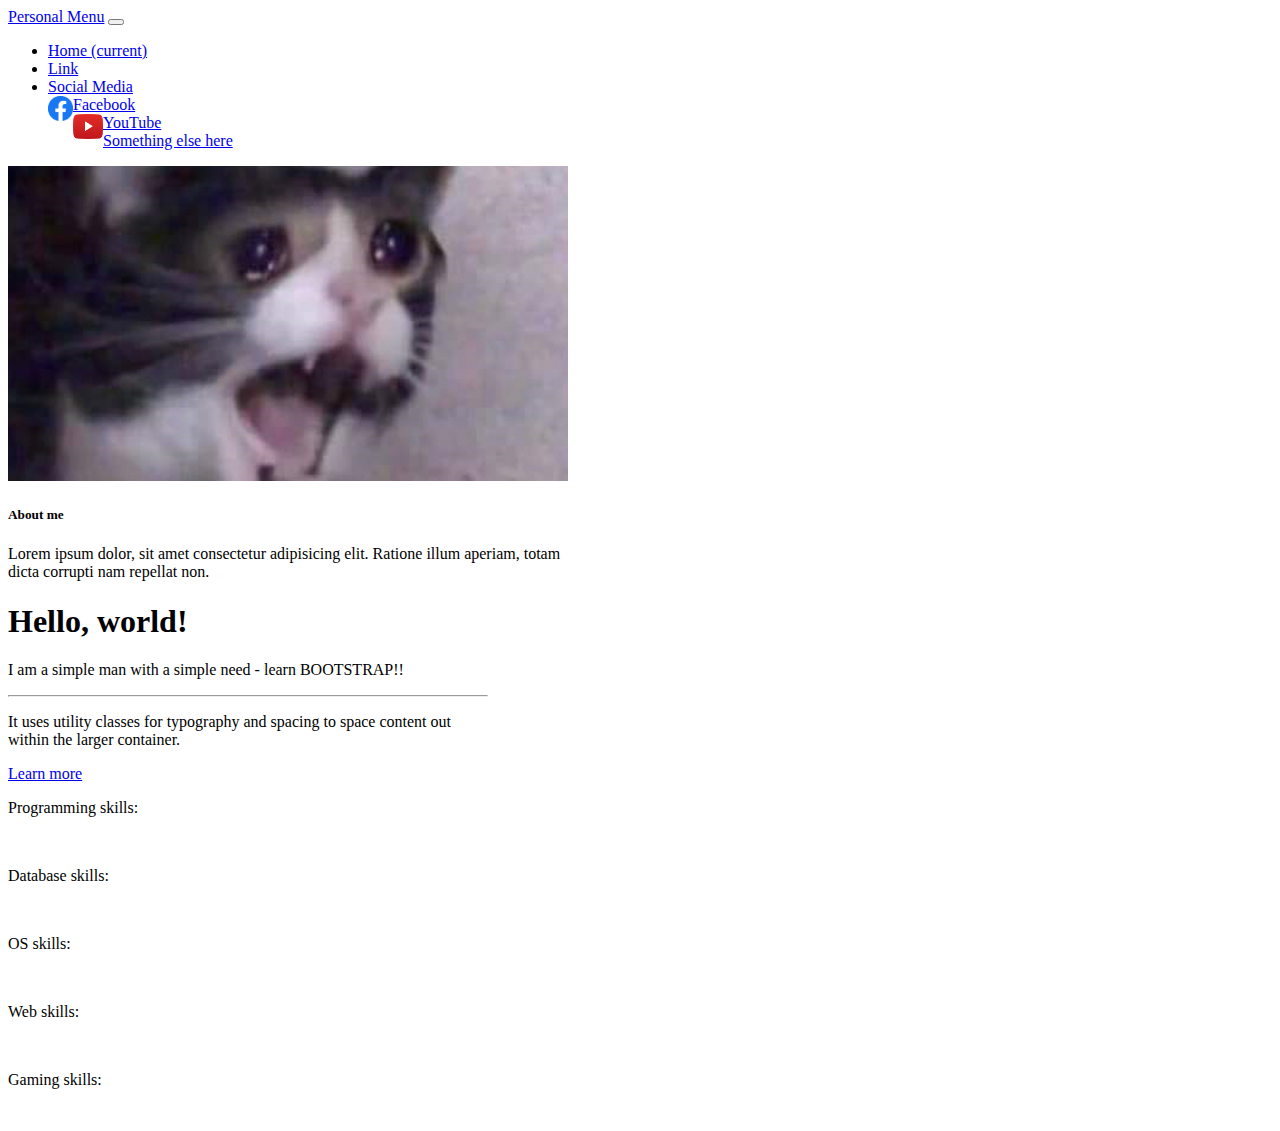
<file: Responsive,LoginForms,HeaderFooter/BootStrap/index.html>
<!DOCTYPE html>
<html lang="en">

<head>
    <meta charset="UTF-8">
    <meta name="viewport" content="width=device-width, initial-scale=1.0">
    <meta http-equiv="X-UA-Compatible" content="ie=edge">
    <link rel="stylesheet" href="./css.css">
    <link rel="stylesheet" href="https://stackpath.bootstrapcdn.com/bootstrap/4.4.0/css/bootstrap.min.css"
        integrity="sha384-SI27wrMjH3ZZ89r4o+fGIJtnzkAnFs3E4qz9DIYioCQ5l9Rd/7UAa8DHcaL8jkWt" crossorigin="anonymous">
    <title>index</title>
</head>

<body>
    <nav class="navbar navbar-expand-lg navbar-light bg-light">
        <a class="navbar-brand" href="#">Personal Menu</a>
        <button class="navbar-toggler" type="button" data-toggle="collapse" data-target="#navbarSupportedContent"
            aria-controls="navbarSupportedContent" aria-expanded="false" aria-label="Toggle navigation">
            <span class="navbar-toggler-icon"></span>
        </button>

        <div class="collapse navbar-collapse" id="navbarSupportedContent">
            <ul class="navbar-nav mr-auto">
                <li class="nav-item active">
                    <a class="nav-link" href="#">Home <span class="sr-only">(current)</span></a>
                </li>
                <li class="nav-item">
                    <a class="nav-link" href="#">Link</a>
                </li>
                <li class="nav-item dropdown">
                    <a class="nav-link dropdown-toggle" href="#" id="navbarDropdown" role="button"
                        data-toggle="dropdown" aria-haspopup="true" aria-expanded="false">
                        Social Media
                    </a>
                    <div class="dropdown-menu" aria-labelledby="navbarDropdown">
                        <a class="dropdown-item" href="https://www.facebook.bg">
                            <div><img class="facebook-image" src="./img/FacebookLogo.png"
                                    alt="Facebook logo not found!"></div>Facebook
                        </a>
                        <a class="dropdown-item" href="https://www.youtube.bg">
                            <div><img class="youtube-image" src="./img/youtubeLogo.png" alt="Youtube logo not found!">
                            </div>YouTube
                        </a>
                        <div class="dropdown-divider"></div>
                        <a class="dropdown-item" href="#">Something else here</a>
                    </div>
                </li>
            </ul>
        </div>
    </nav>
    <div class="container">
        <div class="row mt-3 col-md-12">
            <div class="col-xl-6 col-md-12">
                <div class="card mt-y " style="width: 35rem;">
                    <img src="./img/cat.jpg" class="image-cat" alt="Cat image not found!">
                    <div class="card-body">
                        <h5 class="card-title">About me</h5>
                        <p class="card-text">Lorem ipsum dolor, sit amet consectetur adipisicing elit. Ratione illum
                            aperiam, totam dicta corrupti nam repellat non.</p>
                    </div>
                </div>
            </div>
            <div class="col-xl-6 col-md-12">
                <div class="jumbotron ml-5" style="width: 30rem;">
                    <h1 class="display-4">Hello, world!</h1>
                    <p class="lead">I am a simple man with a simple need - learn BOOTSTRAP!!</p>
                    <hr class="my-4">
                    <p>It uses utility classes for typography and spacing to space content out within the larger
                        container.</p>
                    <a class="btn btn-primary btn-lg" href="#" role="button">Learn more</a>
                </div>
            </div>
        </div>
        <div class="row">
            <div class="col-12">
                <p>Programming skills:</p>
                <div class="progress">
                    <div class="progress-bar" role="progressbar" aria-valuenow="0" aria-valuemin="0"
                        aria-valuemax="100">
                    </div>
                </div>
            </div><br />
            <div class="col-12">
                <p>Database skills:</p>
                <div class="progress">
                    <div class="progress-bar mt-0" role="progressbar" style="width: 25%" aria-valuenow="25"
                        aria-valuemin="0" aria-valuemax="100"></div>
                </div>
            </div><br />
            <div class="col-12">
                <p>OS skills:</p>
                <div class="progress">
                    <div class="progress-bar" role="progressbar" style="width: 50%" aria-valuenow="50" aria-valuemin="0"
                        aria-valuemax="100"></div>
                </div>
            </div><br />
            <div class="col-12">
                <p>Web skills:</p>
                <div class="progress">
                    <div class="progress-bar" role="progressbar" style="width: 75%" aria-valuenow="75" aria-valuemin="0"
                        aria-valuemax="100"></div>
                </div>
            </div><br />
            <div class="col-12">
                <p>Gaming skills:</p>
                <div class="progress">
                    <div class="progress-bar" role="progressbar" style="width: 100%" aria-valuenow="100"
                        aria-valuemin="0" aria-valuemax="100"></div>
                </div>
            </div><br />
        </div>
        <script src="https://code.jquery.com/jquery-3.4.1.slim.min.js"
            integrity="sha384-J6qa4849blE2+poT4WnyKhv5vZF5SrPo0iEjwBvKU7imGFAV0wwj1yYfoRSJoZ+n"
            crossorigin="anonymous"></script>
        <script src="https://cdn.jsdelivr.net/npm/popper.js@1.16.0/dist/umd/popper.min.js"
            integrity="sha384-Q6E9RHvbIyZFJoft+2mJbHaEWldlvI9IOYy5n3zV9zzTtmI3UksdQRVvoxMfooAo"
            crossorigin="anonymous"></script>
        <script src="https://stackpath.bootstrapcdn.com/bootstrap/4.4.0/js/bootstrap.min.js"
            integrity="sha384-3qaqj0lc6sV/qpzrc1N5DC6i1VRn/HyX4qdPaiEFbn54VjQBEU341pvjz7Dv3n6P"
            crossorigin="anonymous"></script>
</body>

</html>
</file>
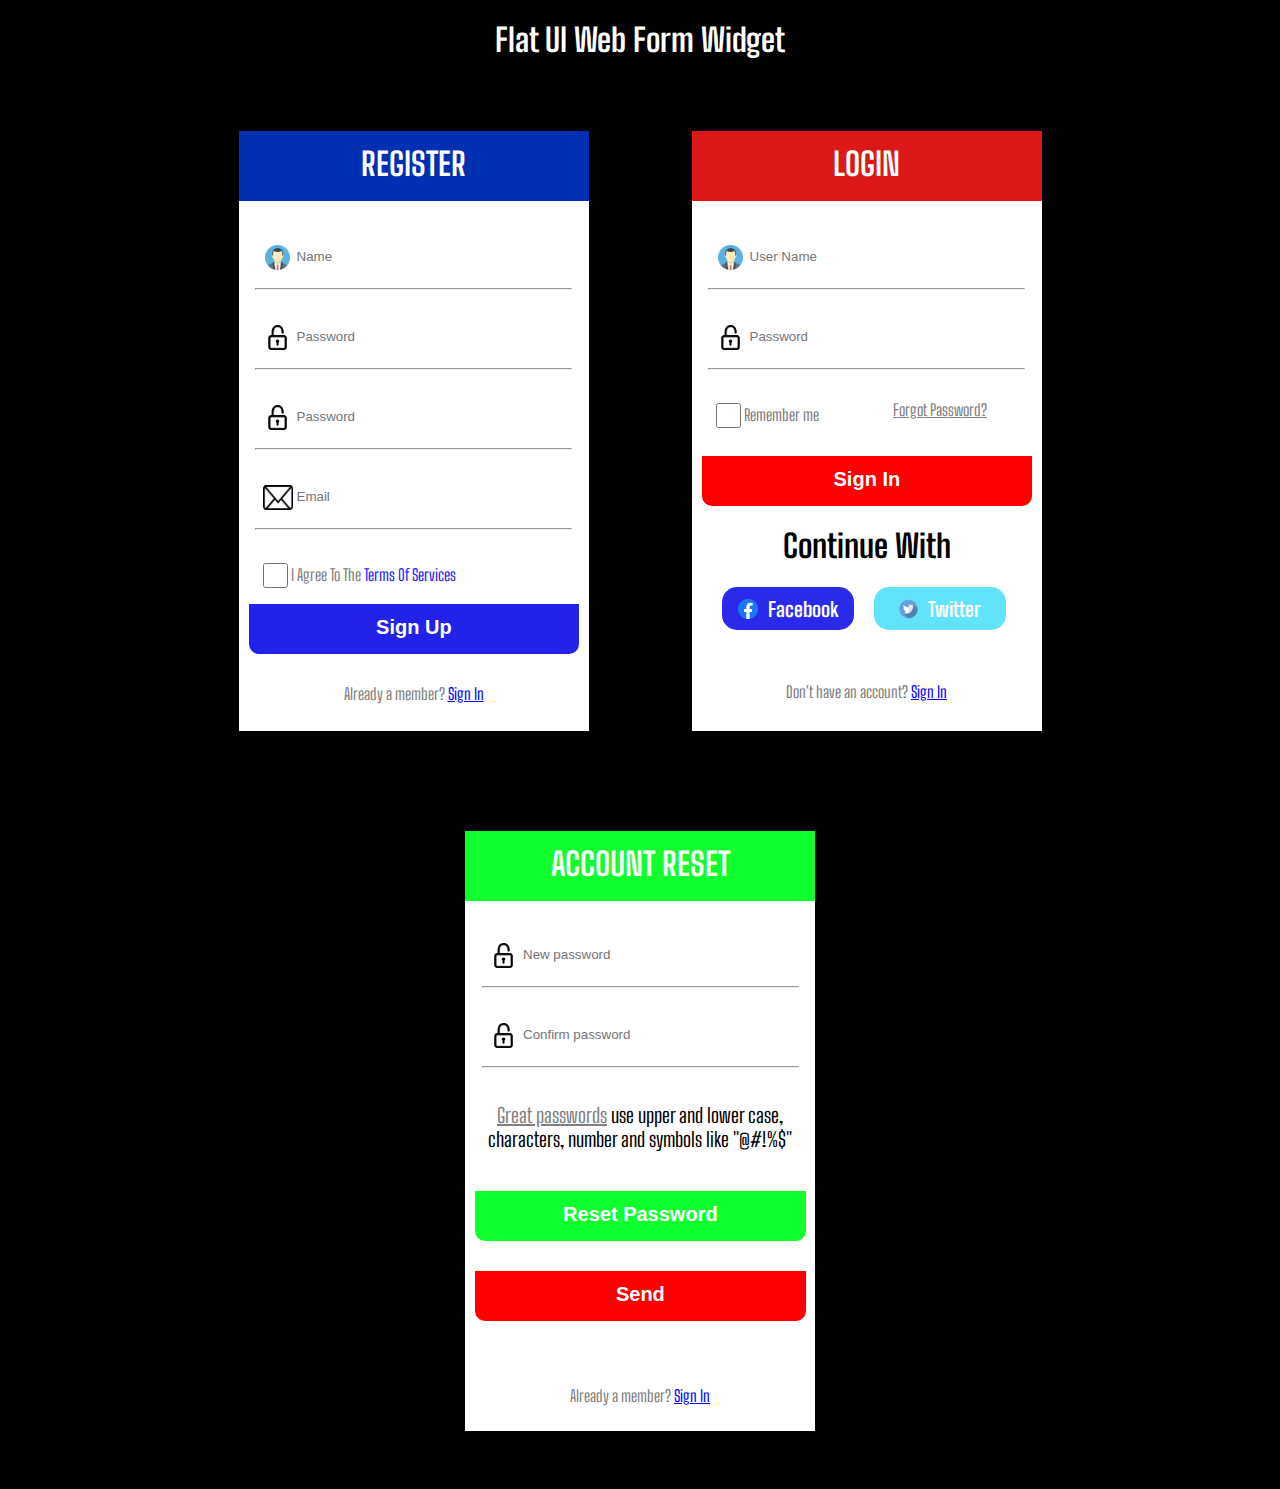
<file: Responsive,LoginForms,HeaderFooter/LoginForms/LoginForms/index.html>
<!DOCTYPE html>
<html lang="en">

<head>
    <meta charset="UTF-8">
    <meta name="viewport" content="width=device-width, initial-scale=1.0">
    <meta http-equiv="X-UA-Compatible" content="ie=edge">
    <link rel="stylesheet" type="text/css" href="./index.css">
    <link rel="stylesheet" href="https://cdnjs.cloudflare.com/ajax/libs/font-awesome/4.7.0/css/font-awesome.min.css">
    <title>index</title>
    <link href="https://fonts.googleapis.com/css?family=Big+Shoulders+Text&display=swap" rel="stylesheet">
    
</head>

<body>
    <div class="main">
        <div class="title-container">
            <h1 class="title">Flat UI Web Form Widget</h1>
        </div>
        <div class="form-container">
            <div class="form">
                <div class="form-register-title">
                    <h1 class="form-register-title-text">REGISTER</h1>
                </div>

                <div class="form-register-login-container">
                    <form class="register-input-name">
                        <div class="register-name-pic"><img src="./img/avatar.jpg" alt="Image avatar.jpg not found!"
                                width="25px" height="25px"></div>
                        <input class="register-name-text" type="text" placeholder="Name"></input>
                    </form>
                </div>

                <hr class="line">

                <div class="register-password-container">
                    <form class="register-password">
                        <div class="register-pass-pic"><img src="./img/password.png" alt="Image password not found!"
                                width="25px" height="25px"></div>
                        <input class="register-pass-text" type="password" placeholder="Password"></input>
                    </form>
                </div>

                <hr class="line">

                <div class="confirm-pass-container">
                    <form class="register-password">
                        <div class="register-pass-pic"><img src="./img/password.png" alt="Image password not found!"
                                width="25px" height="25px"></div>
                        <input class="register-pass-text" type="password" placeholder="Password"></input>
                    </form>
                </div>

                <hr class="line">

                <div class="confirm-pass-container">
                    <form class="register-password">
                        <div class="register-pass-pic"><img src="./img/email.png" alt="Image email not found!"
                                width="30px" height="25px" style="margin-left: -2px;"></div>
                        <input class="register-pass-text" type="text" placeholder="Email"></input>
                    </form>
                </div>

                <hr class="line">

                <div class="tos">
                    <form class="checkBox-reg-form">
                        <input type="checkbox" class="checkBox-reg">
                        <span class="text-checkBox">I Agree To The <span class="textBlue">Terms Of
                                Services</span></span>
                    </form>
                </div>

               <!---->
                <div class="signUp">
                    <form>
                        <input type="submit" class="signUp-text" value="Sign Up">
                    </form>
                </div>

                <p class="text-gray1">Already a member? <span class="signIN-text">Sign In</span></p>
            </div>

            <div class="form">
                <div class="login-form">
                    <h1 class="login-form-titleText">LOGIN</h1>
                </div>

                <div class="userName-container">
                    <form class="form-username-container">
                        <div class="register-name-pic"><img src="./img/avatar.jpg" alt="Image avatar.jpg not found!"
                                width="25px" height="25px"></div>
                        <input class="register-name-text" type="text" placeholder="User Name"></input>
                    </form>
                </div>

                <hr class="line">

                <div class="register-password-container">
                    <form class="register-password">
                        <div class="register-pass-pic"><img src="./img/password.png" alt="Image password not found!"
                                width="25px" height="25px"></div>
                        <input class="register-pass-text" type="password" placeholder="Password"></input>
                    </form>
                </div>

                <hr class="line">

                <div class="tos">
                    <form class="checkBox-reg-form">
                        <input type="checkbox" class="checkBox-reg">
                        <span class="text-checkBox">Remember me</span><span class="underlinedText">Forgot
                            Password?</span>
                    </form>
                </div>

                <div class="signIn">
                    <form>
                        <input type="submit" class="signInButton-text" value="Sign In">
                    </form>
                </div>

                <h1>Continue With</h1>

                <div class="socialMedia">
                    <div class="faceBook">
                        <div><img src="./img/FacebookLogo.png" alt="Image facebookLogo.png not found!"
                                class="imgFacebook"><span class="textFacebook">Facebook</span></div>
                    </div>

                    <div class="twitter">
                        <div><img src="./img/twitterLogo.png" alt="Image twitterLogo.png not found!"
                                class="imgTwitter"><span class="textTwitter">Twitter</span></div>
                    </div>
                </div>

                <div>
                    <p class="text-gray2">Don't have an account? <span class="signIN-text">Sign In</span></p>
                </div>
            </div>
            <div class="form">

                <div class="accountTitle">
                    <h1 class="text-accountReset">ACCOUNT RESET</h1>
                </div>

                <div class="register-password-containerFix">
                    <form class="register-password">
                        <div class="register-pass-pic"><img src="./img/password.png" alt="Image password not found!"
                                width="25px" height="25px"></div>
                        <input class="register-pass-text" type="password" placeholder="New password"></input>
                    </form>
                </div>
                <hr class="line">

                <div class="register-password-container">
                    <form class="register-password">
                        <div class="register-pass-pic"><img src="./img/password.png" alt="Image password not found!"
                                width="25px" height="25px"></div>
                        <input class="register-pass-text" type="password" placeholder="Confirm password"></input>
                    </form>
                </div>
                <hr class="line">
                <div class="passwordTextFix">
                    <p><span class="underlinedText">Great passwords</span> use upper and lower case, characters, number
                        and symbols like "@#!%$"</p>
                </div>
                <div class="resetPass">
                    <form>
                        <input type="submit" class="reset-pass-text" value="Reset Password">
                    </form>
                </div>

                <div class="send-button">
                    <form>
                        <input type="submit" class="sendText" value="Send">
                    </form>
                </div>
                <p class="text-gray3">Already a member? <span class="signIN-text">Sign In</span></p>
            </div>
        </div>
    </div>
</body>

</html>
</file>
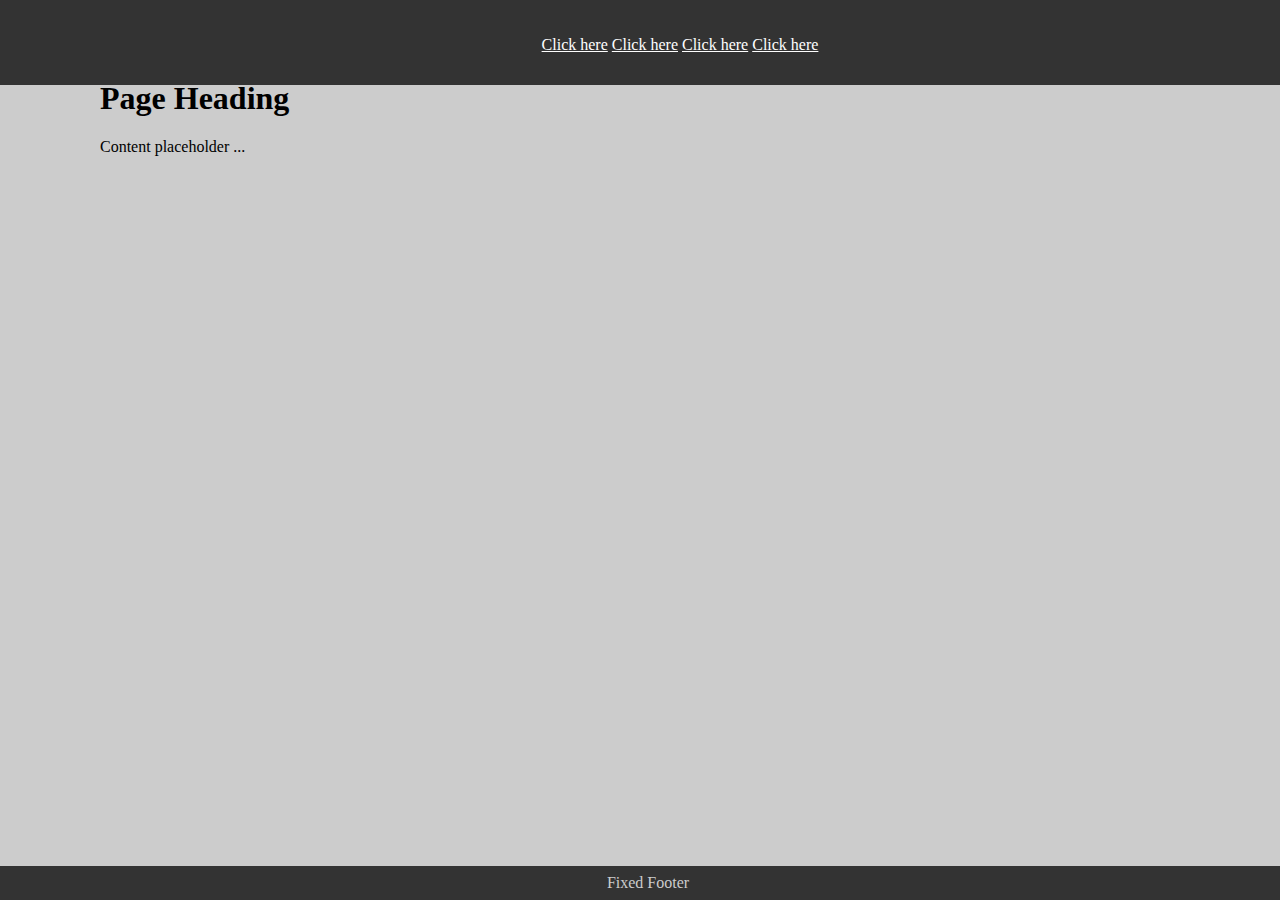
<file: Responsive,LoginForms,HeaderFooter/FixedHeaderFooter.html>
<!DOCTYPE html>
<html lang="en">
<head>
    <meta charset="UTF-8">
    <meta name="viewport" content="width=device-width, initial-scale=1.0">
    <title>Document</title>
</head>
<style type="text/css">
    body {
        background-color: #CCC;
        margin:80px 80px 100px 100px;
    }
    div#fixedheader {
        position:fixed;
        top:0px;
        left:0px;
        width:100%;
        color:#CCC;
        background:#333;
        padding:20px;
        text-align:center;
        height:5%;
    }
    div#fixedfooter {
        position:fixed;
        bottom:0px;
        left:0px;
        width:100%;
        color:#CCC;
        background:#333;
        padding:8px;
        text-align:center;
    }
    a{
        color:white;
    }
    </style>
<body>
    <div id="fixedheader">
        <ul>
            <a href="https://animate.style/">Click here</a>
            <a href="https://animate.style/">Click here</a>
            <a href="https://animate.style/">Click here</a>
            <a href="https://animate.style/">Click here</a>

        </ul>
    </div>

    <h1>Page Heading</h1>
    <p>Content placeholder ...</p>

    <div id="fixedfooter">Fixed Footer</div>
</body>
</html>
</file>
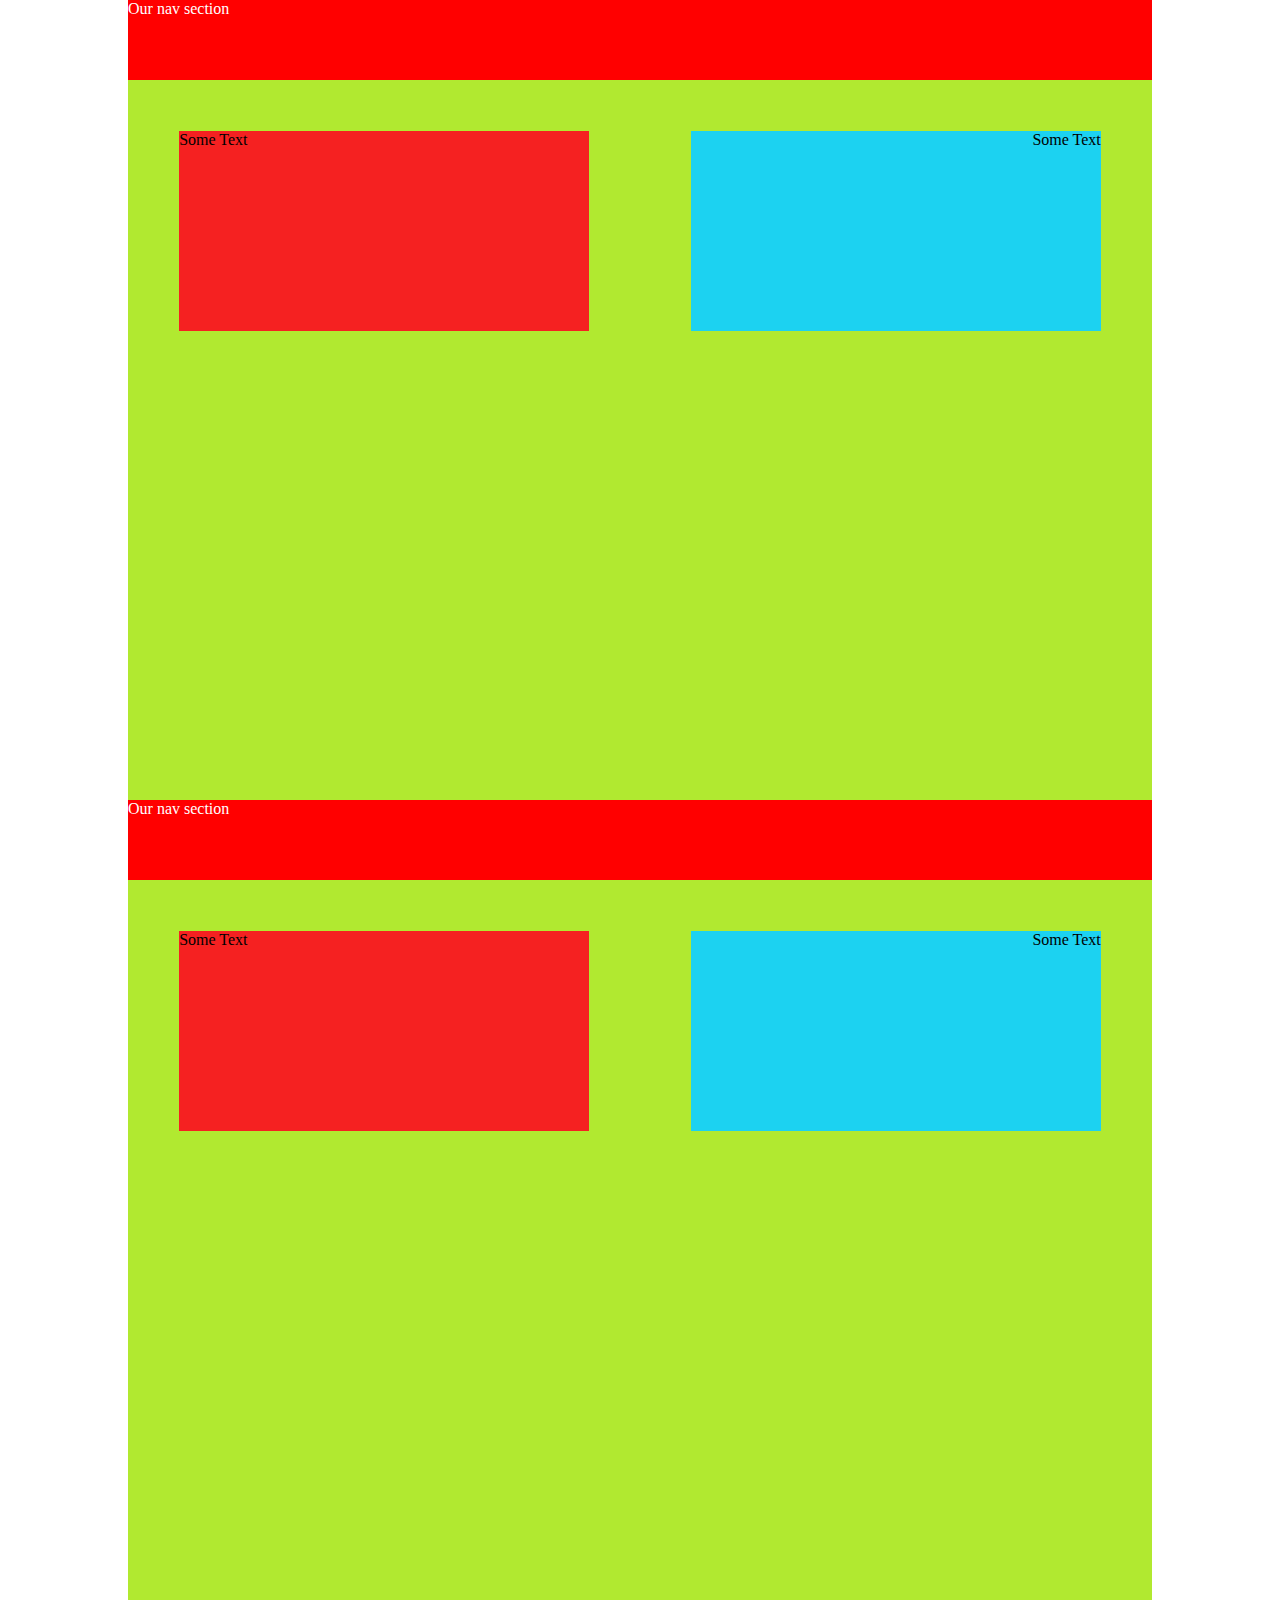
<file: Responsive,LoginForms,HeaderFooter/responsive/prototype.html>
<!DOCTYPE html>
<html lang="en">
<head>
    <meta charset="UTF-8">
    <meta name="viewport" content="width=device-width, initial-scale=1.0">
    <meta http-equiv="X-UA-Compatible" content="ie=edge">
    <link rel="stylesheet" href="./responsive.css">
    <title>Responsive</title>
    <style>
        body{
    width: 100%;
    height: 800px;

    font-size: 16px;
}
.row {
    width: 80%;
    height: 100%;
    background: rgb(177, 233, 48);
    overflow: scroll;
    margin-left:10%;
    margin-right:20%;
}
.row-red {
    float: left;
    width: 40%;
    margin-left:5%;
    margin-right:5%;
    height: 25%;
    text-align:left;
    background: rgb(245, 33, 33);
}
.row-blue{
    float: left;
    text-align:right;
    width: 40%;
    margin-left:5%;
    margin-right:5%;
    height: 25%;
    background: rgb(28, 210, 241);
}
.row-nav{
    width:100%;
    height:10%;
    background-color:red;
    color:white;
    margin-bottom:5%;
}

@media only screen and (max-width: 800px){
    .row-red{
        width: 90%;
        margin-left:5%;
        margin-right:2%;
    }
    .row-blue{
        width: 90%;
        height:30%;
    }
}
@media only screen and (max-width: 600px){
    .row-red{
        width: 100%;
        margin-left:0;
        margin-right:0;
    }
    .row-blue{
        width: 100%;
        margin-left:0;
        margin-right:0;
    }
}
@media only screen and (max-width: 400px){
    .row-blue{
        width: 100%;
    }
    .row-red{
        width: 100%;
    }
}
    </style>
</head>
<body>
    <div class="row">
        <div class="row-nav">Our nav section</div>
        <div class="row-red">Some Text</div>
        <div class="row-blue">Some Text</div>
        
       
    </div>
    <div class="row">
        <div class="row-nav">Our nav section</div>
        <div class="row-red">Some Text</div>
        <div class="row-blue">Some Text</div>
        
       
    </div>
</body>
</html>
</file>
<file: Responsive,LoginForms,HeaderFooter/BootStrap/css.css>
.facebook-image{
    width: 25px;
    height: 25px;
    float: left;
}
.youtube-image {
    width: 30px;
    height: 25px;
    float: left;
}
.image-cat{
    width: 100%;
    height: 100%;
}
</file>
<file: Responsive,LoginForms,HeaderFooter/LoginForms/LoginForms/index.css>
body {
    background: black;
    font-family: 'Big Shoulders Text', cursive;
}

.title-container, .title {
    text-align: center;
    color: white;
}

.main {
    width: 100%;
    text-align: center;
}

.form-container{
    width: 100%;
}

.form {
    vertical-align: top;
    width: 350px;
    height: 600px;
    display: inline-block;
    background: rgb(255, 255, 255);
    margin: 50px;
}

.form-register-title{
    margin: 0;
    background: rgb(0, 47, 177);
    color: white;
    width: 100%;
    height: 70px;
    text-align: center;
}

.form-register-login-container {
    width: 100%;
    display: inline-block;
    margin-top: 42px;
    margin-left: 56px;
}

.form-register-title-text {
    padding: 0;
    margin: 0;
    padding-top: 4%;
}
.register-input-name {
    position: relative;
    float: left;
}
.register-name-pic {
    position: absolute;
    float: left;
    top: 2px;
    left: -30px;
}
.register-name-text {
    width: 250px;
    height: 25px;
    border: 0;
}
.line {
    margin-top: 15px;
    width: 90%;
    size: 2px;
}

.register-password-container{
    width: 100%;
    display: inline-block;
    margin-top: 25px;
    margin-left: 56px;
}

.register-password {
    position: relative;
    float: left;
}

.register-pass-text {
    width: 250px;
    height: 25px;
    border: 0;
}

.register-pass-pic {
    position: absolute;
    float: left;
    top: 2px;
    left: -30px;
}
.confirm-pass-container {
    width: 100%;
    display: inline-block;
    margin-top: 25px;
    margin-left: 56px;
}
.reg-email.container {
    width: 100%;
    display: inline-block;
    margin-top: 25px;
    margin-left: 56px;
}
.reg-email {
    position: relative;
    float: left;
}
.reg-email-pic {
    position: absolute;
    float: left;
    top: 2px;
    left: -30px;
}
.reg-email-input {
    width: 250px;
    height: 25px;
    border: 0;
}
.tos {
    margin-top: 20px;
}
.checkBox-reg-form {
    width: 100%;
    display: inline-block;
    margin-top: 10px;
    margin-left: 20px;
    position: relative;
}
.checkBox-reg {
    width: 25px;
    height: 25px;
    float: left;
}
.text-checkBox {
    float: left;
    padding-top: 5px;
    color: gray;
}
.textBlue {
    color: rgb(27, 27, 250);
}
.underlinedText{
    text-decoration: underline;
    color: gray;
}
.signUp {
    width: 94.5%;
    height: 50px;
    background: rgb(34, 34, 233);
    margin: 10px;
    color: white;
    text-align: center;
    border-radius: 10px;
}
.signUp-text {
    width: 100%;
    padding-top: 12px;
    border: 0;
    background: rgb(34, 34, 233);
    color: white;
    font-weight: bold;
    font-size: 20px;
}
.text-gray1{
    color: gray;
    margin-top: 30px;
}
.text-gray2{
    color: gray;
    margin-top: 45px;
}.text-gray3{
    color: gray;
    margin-top: 65px;
}
.signIN-text {
    color: blue;
    text-decoration: underline;
}
.login-form {
    margin: 0;
    background: rgb(221, 24, 24);
    color: white;
    width: 100%;
    height: 70px;
    text-align: center;
}
.login-form-titleText {
    padding: 0;
    margin: 0;
    padding-top: 4%;
}
.userName-container{
    width: 100%;
    display: inline-block;
    margin-top: 42px;
    margin-left: 56px;
}
.form-username-container{
    position: relative;
    float: left;
}
.signIn{
    width: 94.5%;
    height: 50px;
    background: rgb(255, 0, 0);
    margin: 10px;
    margin-top: 25px;
    color: white;
    text-align: center;
    border-radius: 10px;
}
.signInButton-text{
    width: 100%;
    padding-top: 12px;
    border: 0;
    background: rgb(255, 0, 0);
    color: white;
    font-weight: bold;
    font-size: 20px;
}
.socialMedia{
    width: 94.5%;
    height: 50px;
}
.faceBook > div,
    .twitter > div {
    position: absolute;
    top: 50%;
    left: 50%;
    transform: translate(-50%, -50%);
    display: flex;
    align-items: center;
}
.faceBook{
    height: 43.5px;
    width: 40%;
    margin-left: 30px;
    background: rgb(42, 42, 235);
    float: left;
    border-radius: 15px;
    position: relative;
}
.imgFacebook {
    width: 20px;
    height: 20px;
    float: left;
    padding-right: 10px;
}
.textFacebook {
    float: left;
    font-weight: bold;
    font-size: 20px;
    color: white;
}
.twitter {
    height: 43.5px;
    width: 40%;
    margin-left: 20px;
    background: rgb(97, 227, 250);
    float: left;
    border-radius: 15px;
    position: relative;
}
.imgTwitter {
    width: 20px;
    height: 20px;
    float: left;
    padding-right: 10px;
}
.textTwitter {
    float: left;
    font-weight: bold;
    font-size: 20px;
    text-align: center;
    color: white;
}
.accountTitle{
    margin: 0;
    background: rgb(15, 255, 47);
    color: white;
    width: 100%;
    height: 70px;
    text-align: center;
}
.text-accountReset {
    padding: 0;
    margin: 0;
    padding-top: 4%;
}
.register-password-containerFix{
    width: 100%;
    display: inline-block;
    margin-top: 40px;
    margin-left: 56px;
}
.passwordTextFix{
    margin-top: 35px;
    font-size: 20px;
}
.resetPass{
    width: 94.5%;
    height: 50px;
    background: rgb(15, 255, 47);
    margin: 10px;
    margin-top: 40px;
    color: white;
    text-align: center;
    border-radius: 10px;
}
.reset-pass-text {
    width: 100%;
    padding-top: 12px;
    border: 0;
    background: rgb(15, 255, 47);
    color: white;
    font-weight: bold;
    font-size: 20px;
}
.send-button{
    width: 94.5%;
    height: 50px;
    background: rgb(255, 0, 0);
    margin: 10px;
    margin-top: 30px;
    color: white;
    text-align: center;
    border-radius: 10px;
}
.sendText {
    width: 100%;
    padding-top: 12px;
    border: 0;
    background: rgb(255, 0, 0);
    color: white;
    font-weight: bold;
    font-size: 20px;
}
</file>
<file: Responsive,LoginForms,HeaderFooter/responsive/responsive.css>
body{
    width: 100%;
    height: 800px;
    margin: 0px;
    padding: 0px;
    overflow: hidden;
    font-size: 16px;
}
.row {
    width: 100%;
    height: 100%;
    background: rgb(177, 233, 48);
    overflow: hidden;
}
.row-red {
    float: left;
    width: 70%;
    height: 25%;
    background: rgb(245, 33, 33);
}
.row-blue{
    float: left;
    width: 30%;
    height: 25%;
    background: rgb(28, 210, 241);
}
@media only screen and (max-width: 800px){
    .row-red{
        width: 60%;
    }
    .row-blue{
        width: 40%;
    }
}
@media only screen and (max-width: 600px){
    .row-red{
        width: 50%;
    }
    .row-blue{
        width: 50%;
    }
}
@media only screen and (max-width: 400px){
    .row-blue{
        width: 100%;
        margin-top:5%;
    }
    .row-red{
        width: 100%;
    }
}
</file>
